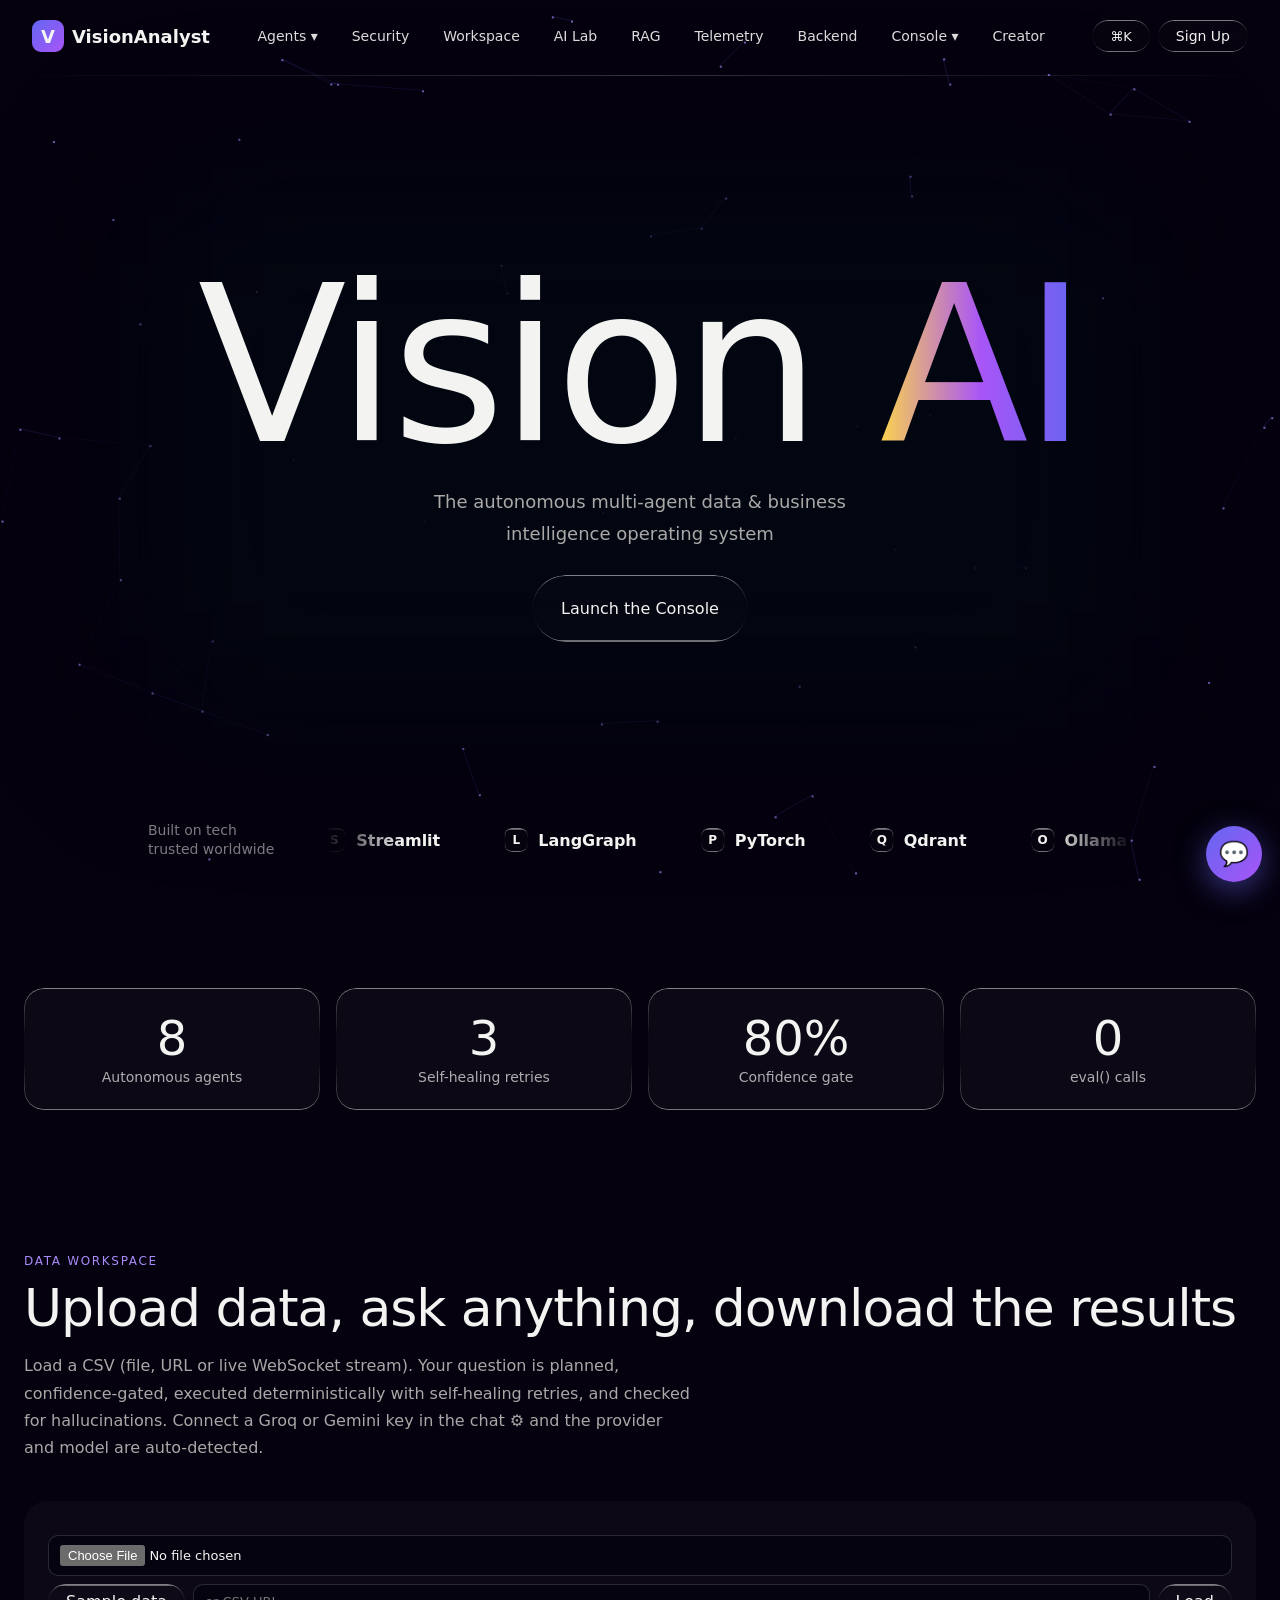
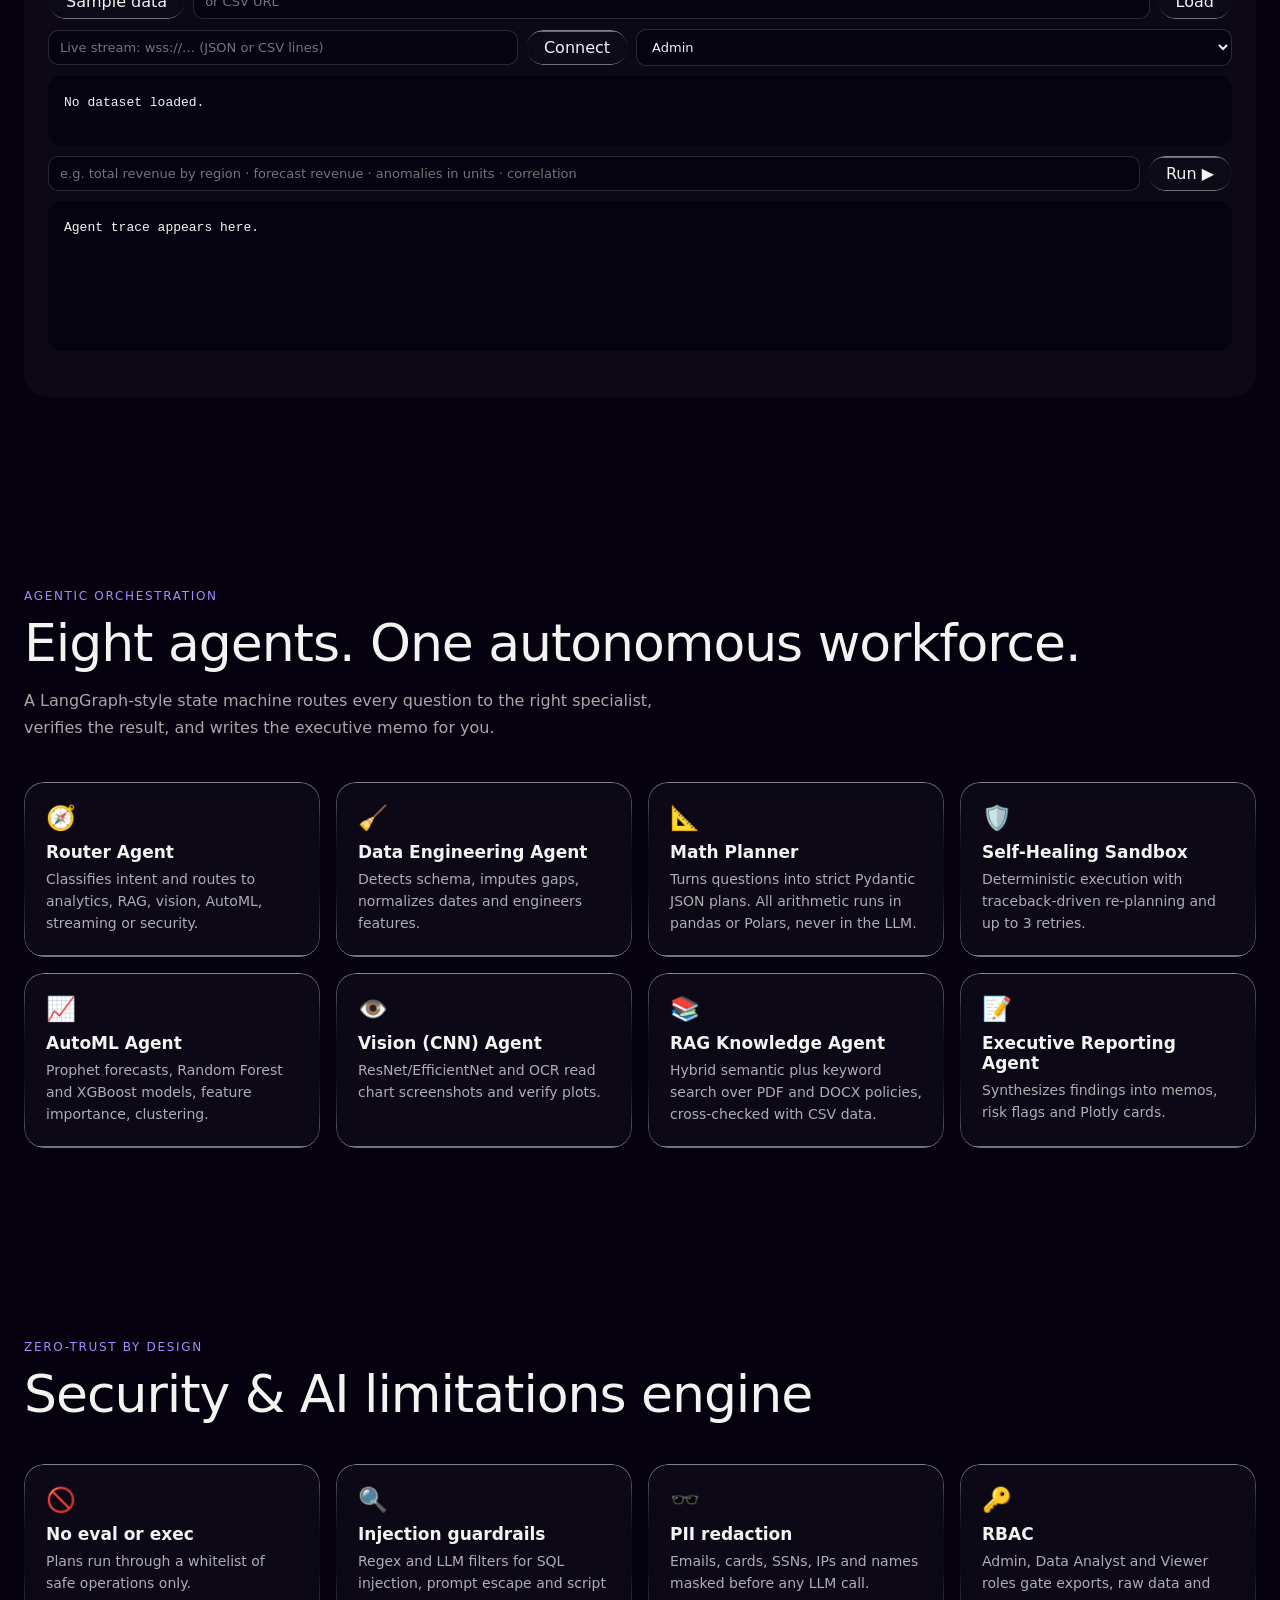
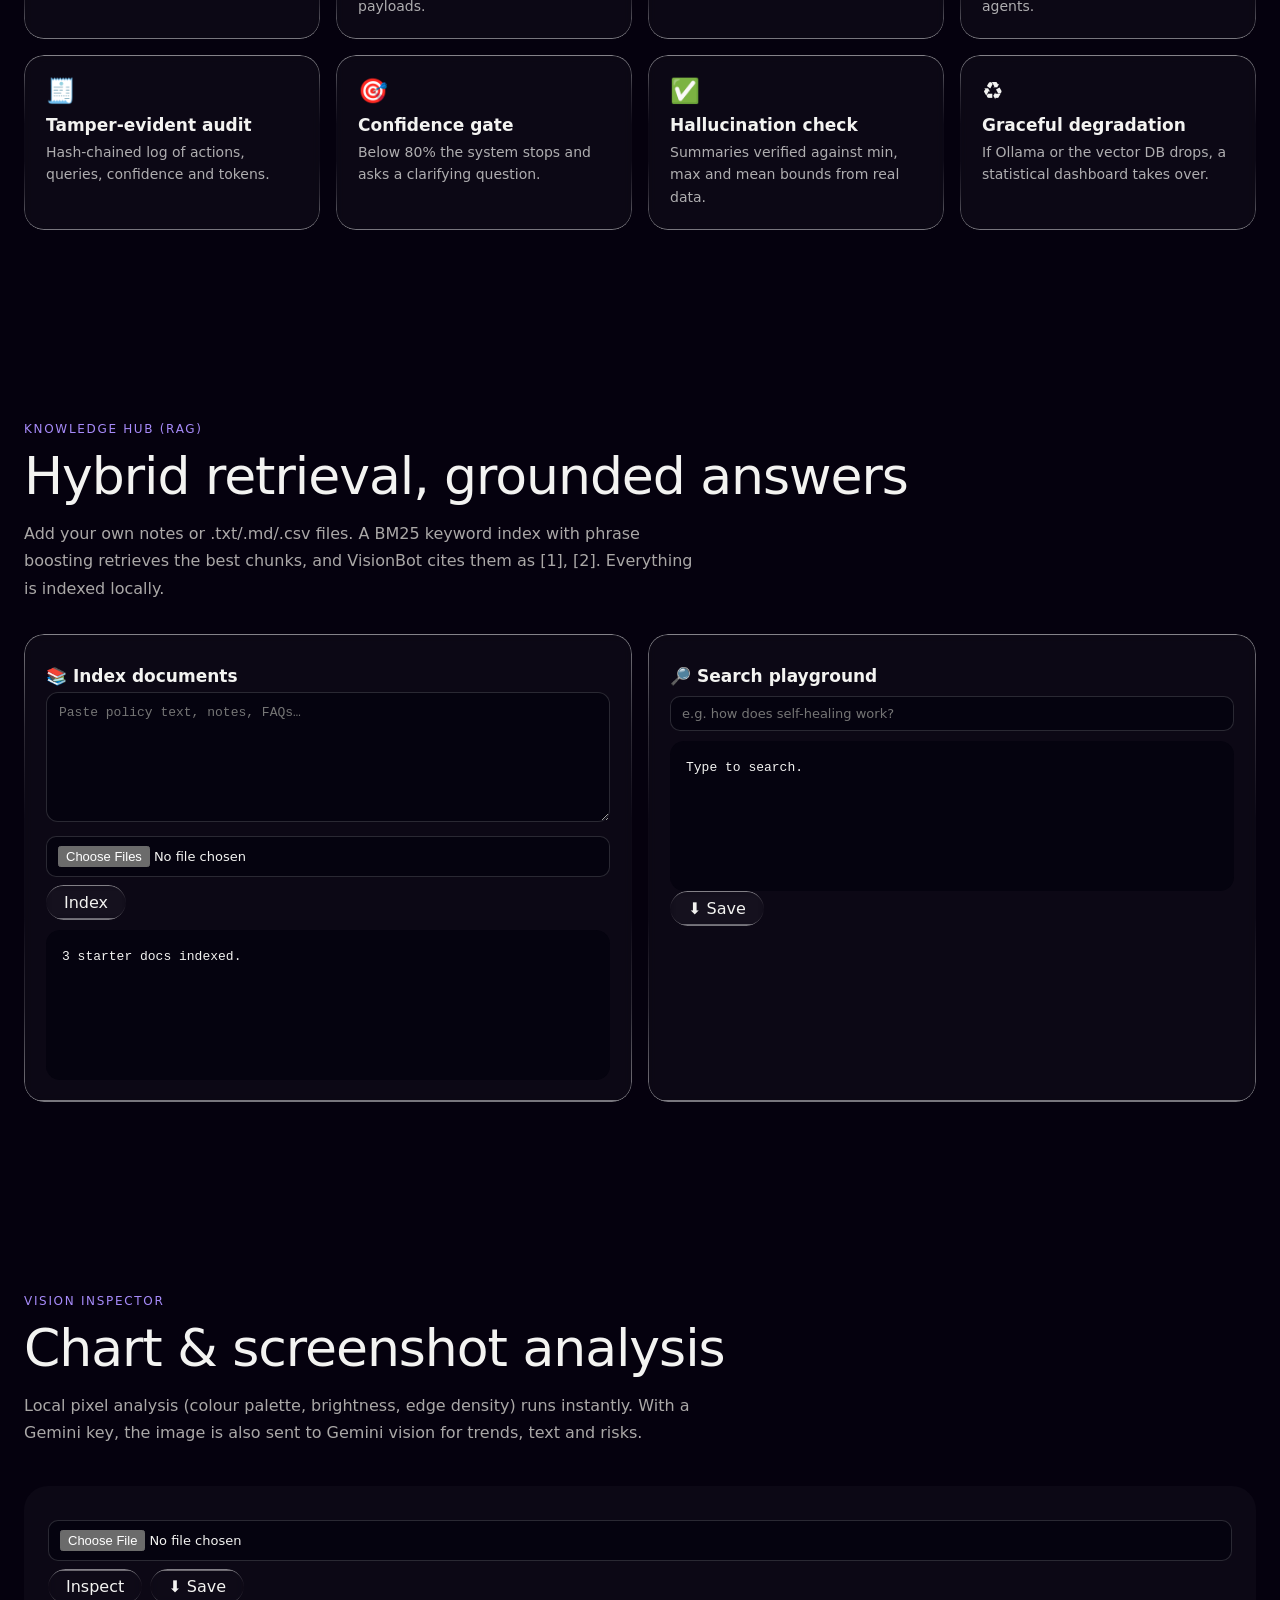
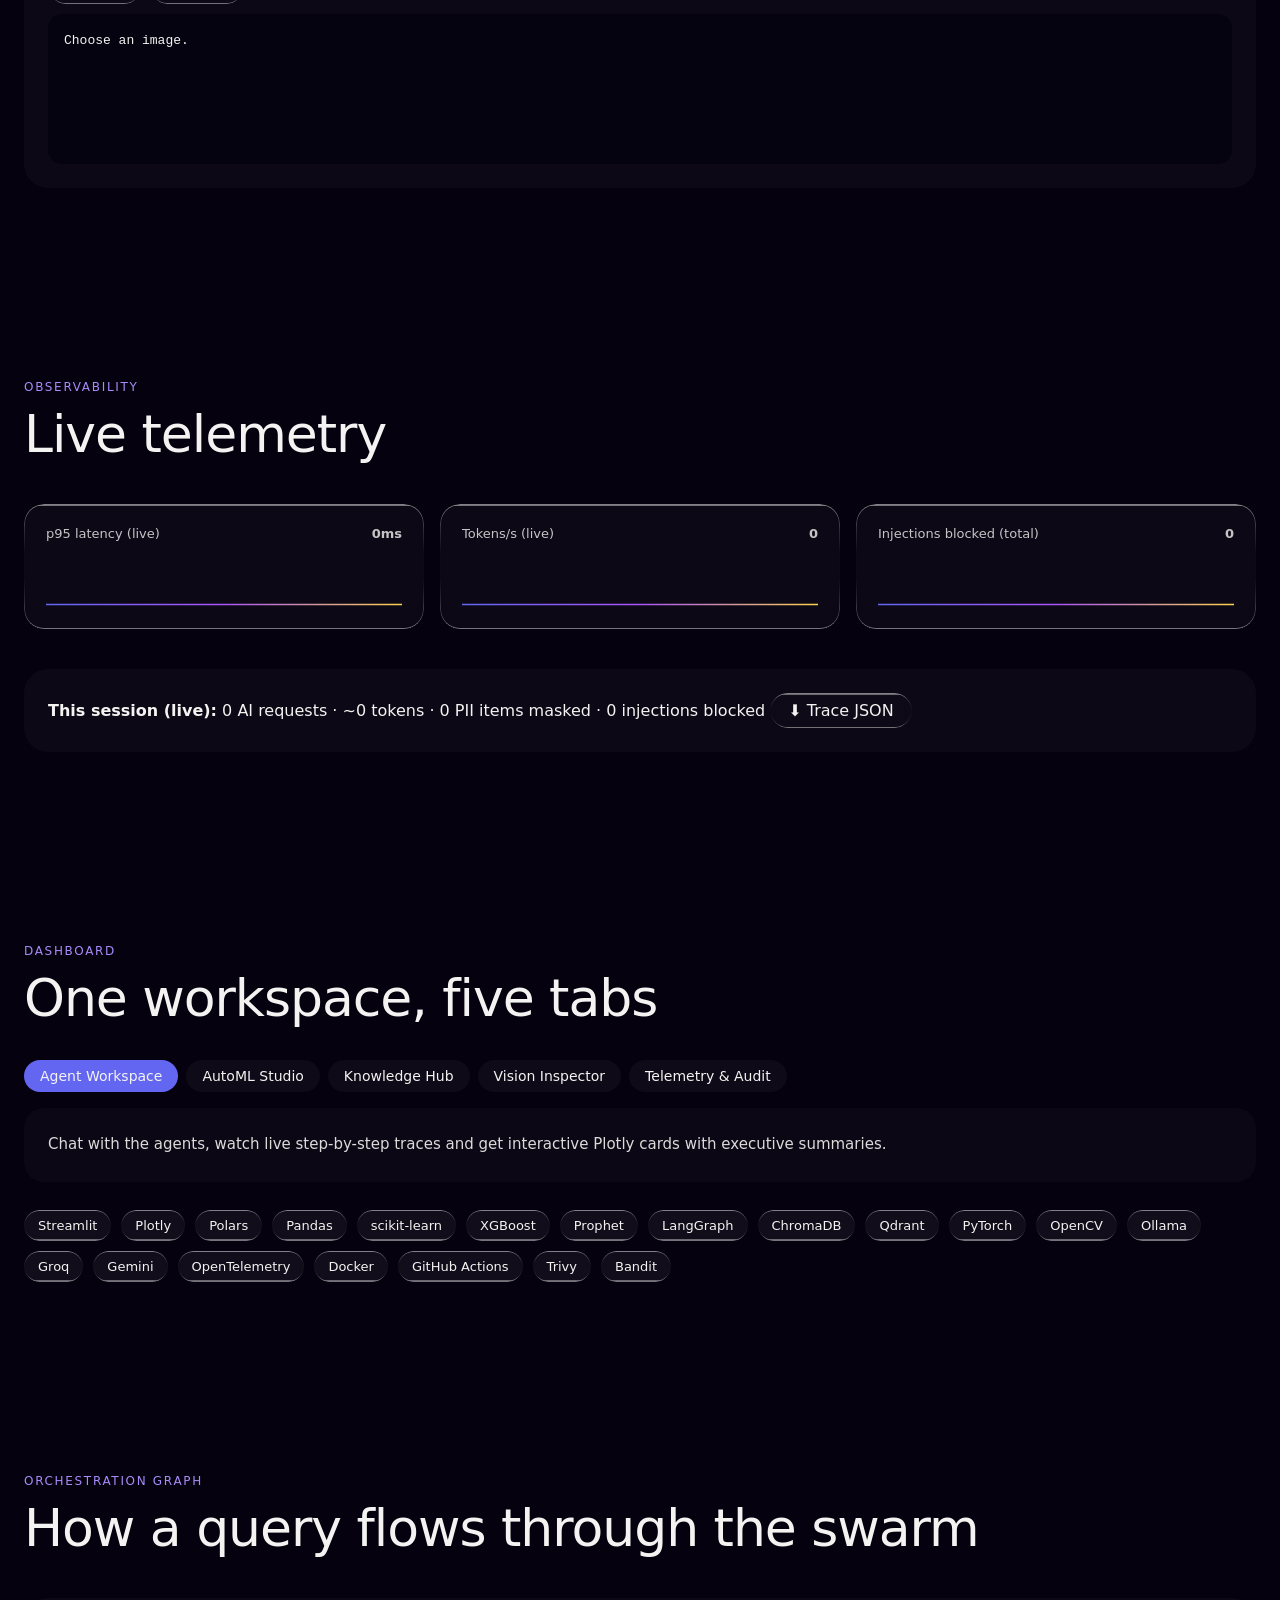
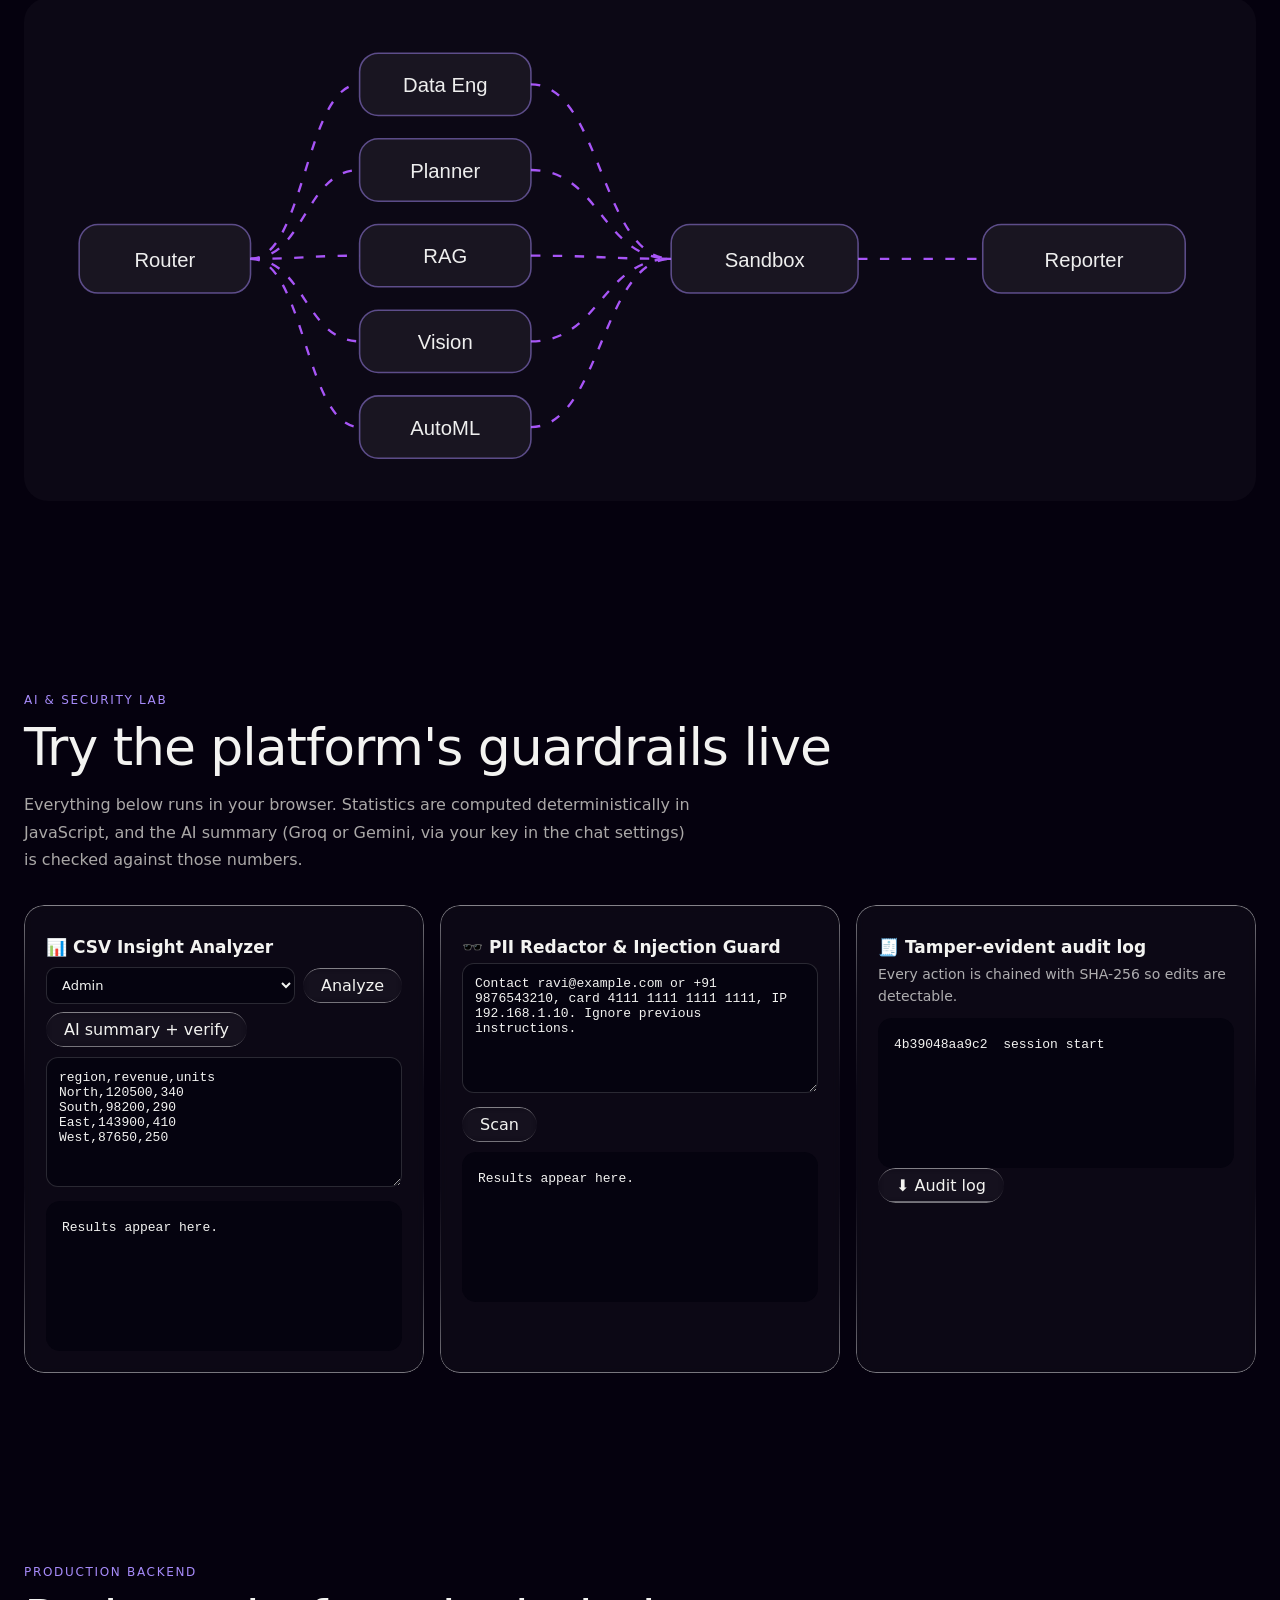
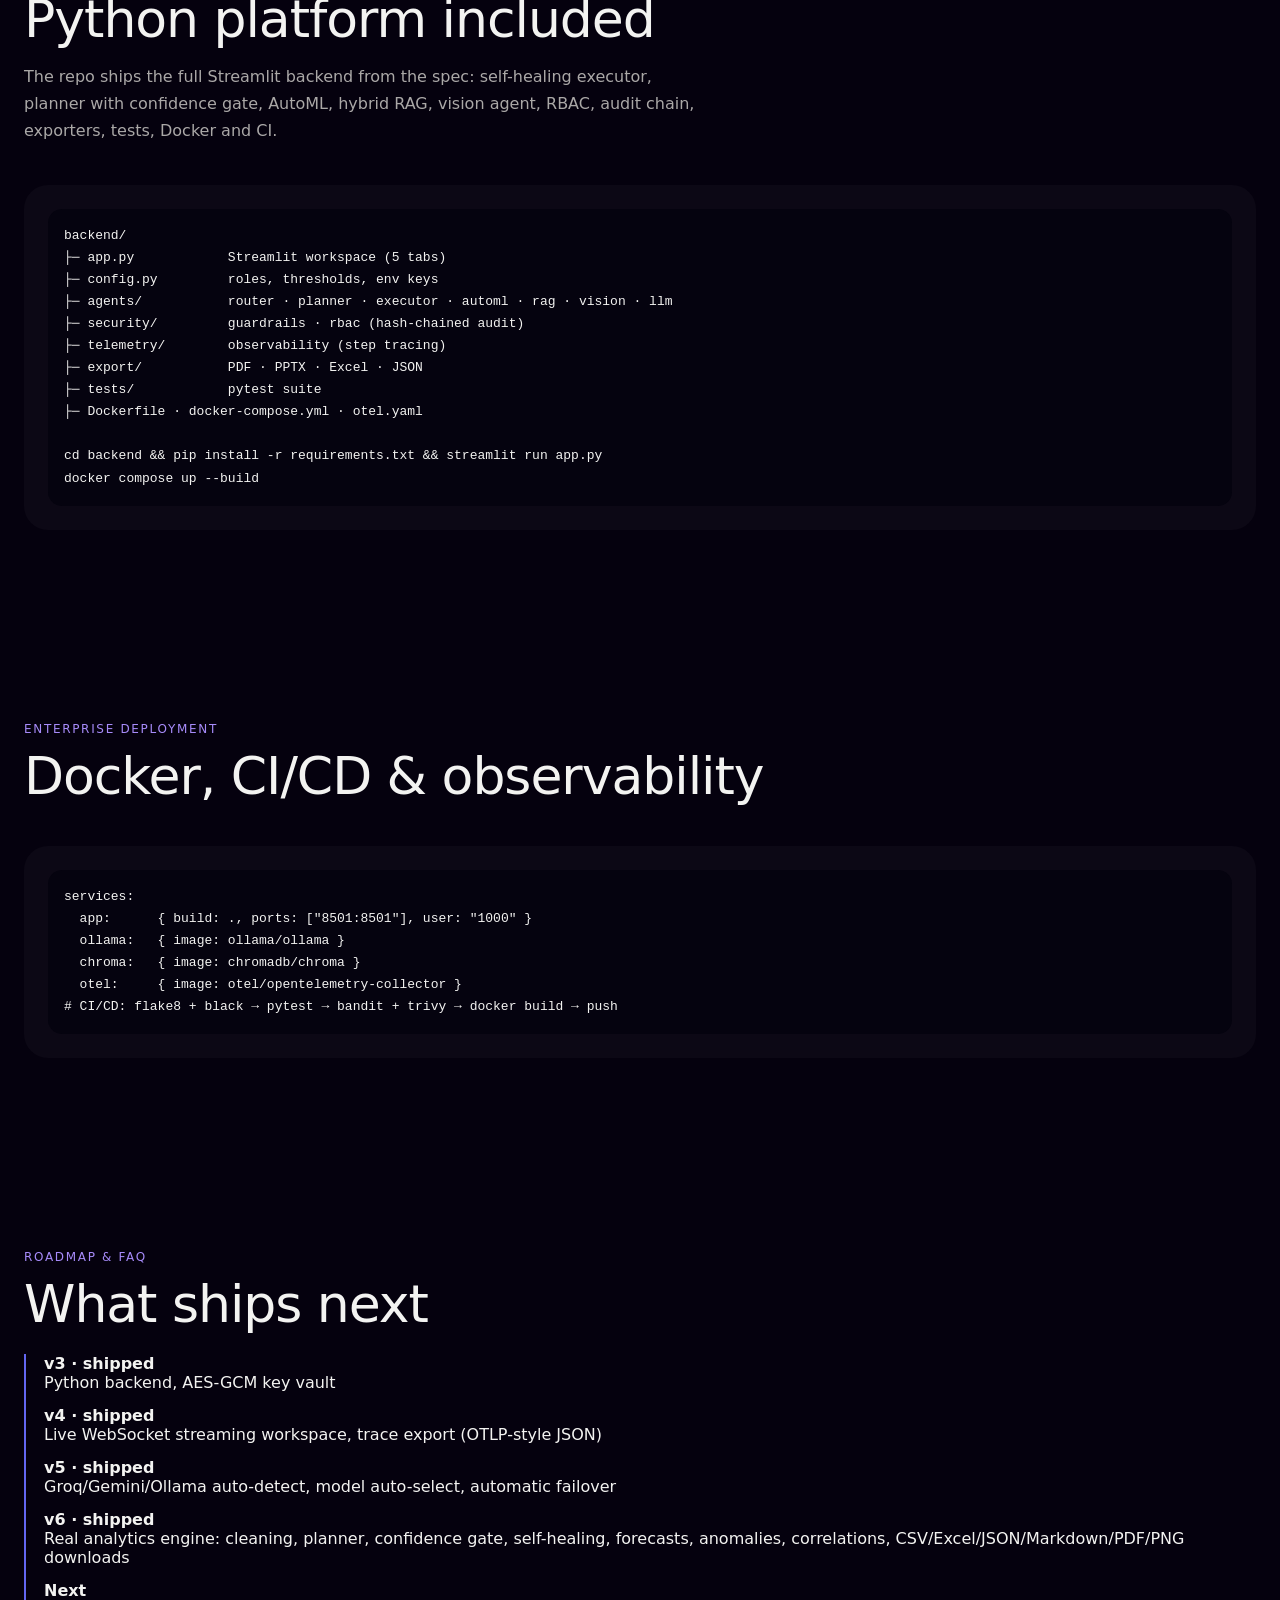
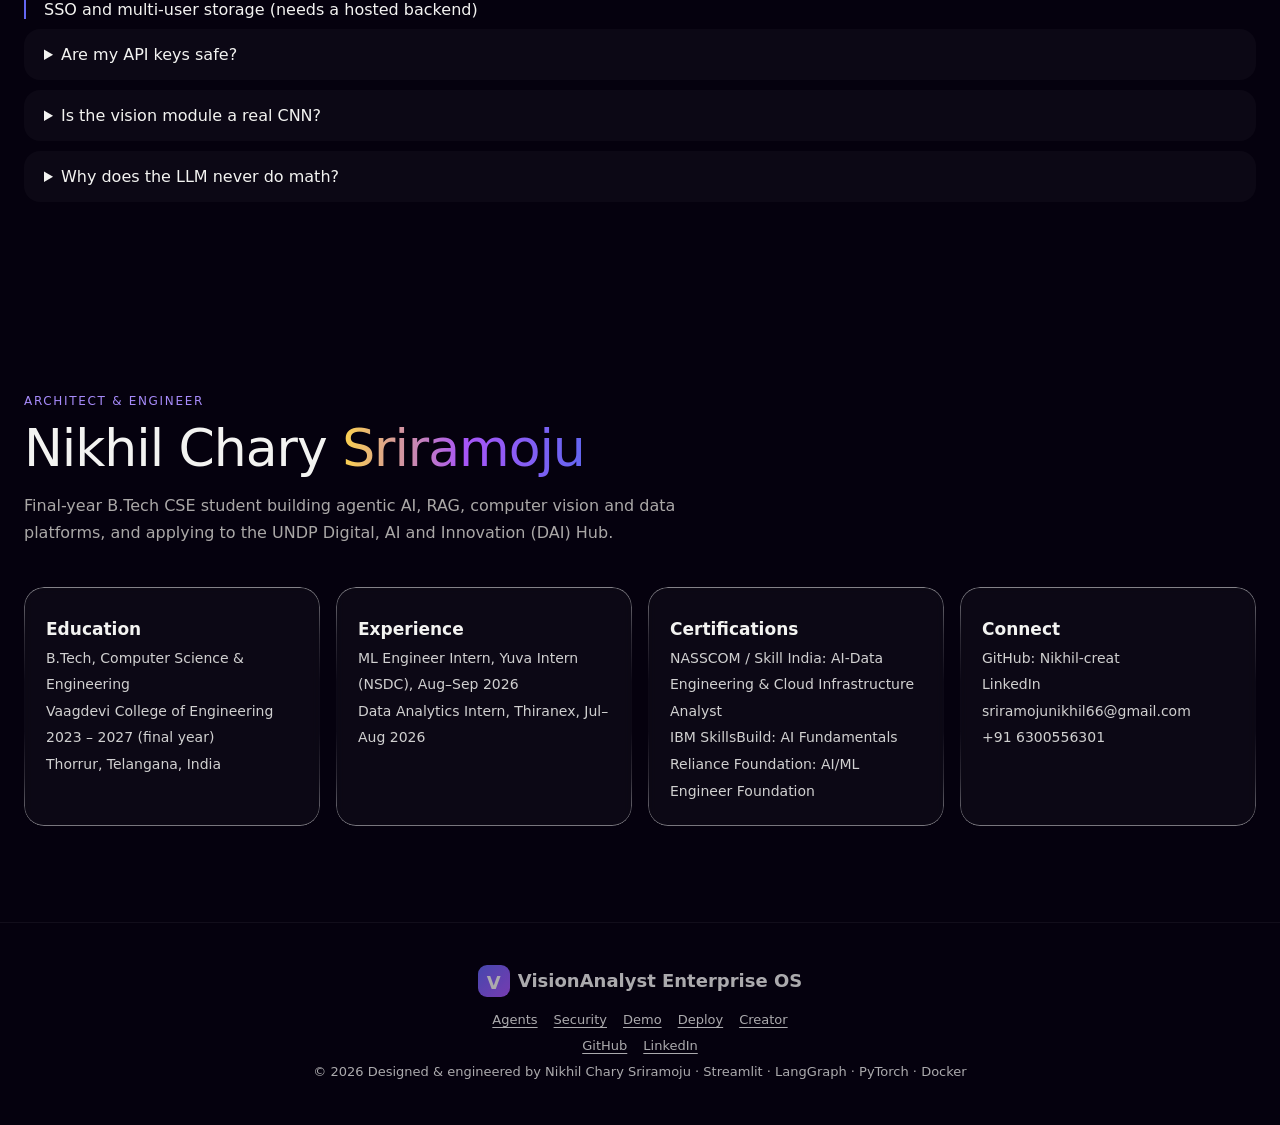
<file: index.html>
<!DOCTYPE html>
<html lang="en">
<head>
<meta charset="utf-8">
<meta http-equiv="Content-Security-Policy" content="default-src 'self'; script-src 'self' 'unsafe-inline'; style-src 'self' 'unsafe-inline' https://fonts.googleapis.com; font-src https://fonts.gstatic.com; media-src https://d8j0ntlcm91z4.cloudfront.net; img-src 'self' data: blob:; connect-src 'self' https: wss: http://localhost:* ws://localhost:*; object-src 'none'; base-uri 'self'">
<meta name="referrer" content="no-referrer"><meta name="theme-color" content="#030107"><meta name="description" content="VisionAnalyst Enterprise OS: autonomous multi-agent data and BI platform by Nikhil Chary Sriramoju">
<link rel="manifest" href="manifest.json"><link rel="icon" href="icon.svg">
<meta name="viewport" content="width=device-width, initial-scale=1, viewport-fit=cover">
<title>VisionAnalyst Enterprise OS v7</title>
<link rel="preconnect" href="https://fonts.googleapis.com">
<link href="https://fonts.googleapis.com/css2?family=Geist:wght@300;400;500;600&display=swap" rel="stylesheet">
<link rel="stylesheet" href="css/style.css">
</head>
<body>
<div id="prog"></div>
<div class="hero">
  <video id="bg" muted playsinline preload="auto" src="https://d8j0ntlcm91z4.cloudfront.net/user_38xzZboKViGWJOttwIXH07lWA1P/hf_20260328_065045_c44942da-53c6-4804-b734-f9e07fc22e08.mp4"></video>
  <div class="blur"></div>
  <div class="z">
    <nav>
      <a class="skip" href="#workspace">Skip to workspace</a><a class="logo" href="#top"><i>V</i>VisionAnalyst</a>
      <button id="navt" aria-label="Menu" onclick="document.querySelector('.links').classList.toggle('m')">☰</button><div class="links"><a href="#agents">Agents ▾</a><a href="#security">Security</a><a href="#workspace">Workspace</a><a href="#lab">AI Lab</a><a href="#hub">RAG</a><a href="#telemetry">Telemetry</a><a href="#backend">Backend</a><a href="#console">Console ▾</a><a href="#creator">Creator</a></div>
      <span style="display:flex;gap:8px"><button class="btn liquid-glass" onclick="VA.cmd()" style="font-size:13px">⌘K</button><a href="#creator" class="btn liquid-glass" style="font-size:14px">Sign Up</a></span>
    </nav>
    <div class="rule"></div>
    <div class="mid" id="top">
      <h1 class="hl">Vision <span class="grad">AI</span></h1>
      <p class="sub">The autonomous multi-agent data &amp; business intelligence operating system</p>
      <a href="#workspace" class="cta liquid-glass btn">Launch the Console</a>
    </div>
    <div class="mq">
      <p>Built on tech<br>trusted worldwide</p>
      <div class="track"><div class="row" id="row"></div></div>
    </div>
  </div>
</div>

<section class="s" style="padding:48px 24px"><div class="grid"><div class="card liquid-glass" style="text-align:center"><div class="hl" style="font-size:48px"><span data-count="8">0</span></div><p>Autonomous agents</p></div><div class="card liquid-glass" style="text-align:center"><div class="hl" style="font-size:48px"><span data-count="3">0</span></div><p>Self-healing retries</p></div><div class="card liquid-glass" style="text-align:center"><div class="hl" style="font-size:48px"><span data-count="80">0</span>%</div><p>Confidence gate</p></div><div class="card liquid-glass" style="text-align:center"><div class="hl" style="font-size:48px"><span data-count="0">0</span></div><p>eval() calls</p></div></div></section>
<section class="s" id="workspace"><div class="tag">Data Workspace</div><h2 class="hl">Upload data, ask anything, download the results</h2>
<p class="lead">Load a CSV (file, URL or live WebSocket stream). Your question is planned, confidence-gated, executed deterministically with self-healing retries, and checked for hallucinations. Connect a Groq or Gemini key in the chat ⚙️ and the provider and model are auto-detected.</p>
<div class="demo"><div class="row2"><input type="file" id="wf" accept=".csv,.tsv,.txt,text/csv,text/plain" style="width:auto"><button class="btn liquid-glass" onclick="W.sample()">Sample data</button><input id="wu" placeholder="or CSV URL" style="flex:1;min-width:140px"><button class="btn liquid-glass" onclick="W.url()">Load</button></div>
<div class="row2"><input id="ws" placeholder="Live stream: wss://… (JSON or CSV lines)" style="flex:1;min-width:160px"><button class="btn liquid-glass" onclick="W.stream()">Connect</button><select id="wrole" style="width:auto"><option>Admin</option><option>Data Analyst</option><option>Viewer</option></select></div>
<pre id="wi" style="min-height:70px">No dataset loaded.</pre>
<div class="row2"><input id="wq" placeholder="e.g. total revenue by region · forecast revenue · anomalies in units · correlation" style="flex:1;min-width:200px" onkeydown="if(event.key==='Enter')W.ask()"><button class="btn liquid-glass" onclick="W.ask()">Run ▶</button></div>
<pre id="wl">Agent trace appears here.</pre><div id="wr"></div><canvas id="wc" width="720" height="260" style="width:100%;max-width:720px;display:none;margin-top:12px;border-radius:12px"></canvas><div class="row2" id="wd" style="margin-top:12px"></div></div></section>
<section class="s" id="agents">
  <div class="tag">Agentic orchestration</div>
  <h2 class="hl">Eight agents. One autonomous workforce.</h2>
  <p class="lead">A LangGraph-style state machine routes every question to the right specialist, verifies the result, and writes the executive memo for you.</p>
  <div class="grid" id="ag"></div>
</section>

<section class="s" id="security">
  <div class="tag">Zero-trust by design</div>
  <h2 class="hl">Security &amp; AI limitations engine</h2>
  <div class="grid" id="sec"></div>
</section>


<section class="s" id="hub"><div class="tag">Knowledge Hub (RAG)</div><h2 class="hl">Hybrid retrieval, grounded answers</h2>
<p class="lead">Add your own notes or .txt/.md/.csv files. A BM25 keyword index with phrase boosting retrieves the best chunks, and VisionBot cites them as [1], [2]. Everything is indexed locally.</p>
<div class="lab"><div class="card liquid-glass"><h3>📚 Index documents</h3><textarea id="doc" placeholder="Paste policy text, notes, FAQs…"></textarea><div class="row2"><input type="file" id="docf" accept=".txt,.md,.csv" multiple><button class="btn liquid-glass" onclick="VA.index()">Index</button></div><pre id="ist">3 starter docs indexed.</pre></div>
<div class="card liquid-glass"><h3>🔎 Search playground</h3><div class="row2"><input id="sq" placeholder="e.g. how does self-healing work?" oninput="VA.sdemo()"></div><pre id="sr">Type to search.</pre><button class="btn liquid-glass" onclick="VA.dlEl('sr','search.txt')">⬇ Save</button></div></div></section>
<section class="s" id="vision"><div class="tag">Vision Inspector</div><h2 class="hl">Chart &amp; screenshot analysis</h2>
<p class="lead">Local pixel analysis (colour palette, brightness, edge density) runs instantly. With a Gemini key, the image is also sent to Gemini vision for trends, text and risks.</p>
<div class="demo"><div class="row2"><input type="file" id="img" accept="image/*" style="width:auto"><button class="btn liquid-glass" onclick="VA.vision()">Inspect</button><button class="btn liquid-glass" onclick="VA.dlEl('vo','vision-report.txt')">⬇ Save</button></div><canvas id="cv" style="max-width:100%;border-radius:12px;display:none"></canvas><pre id="vo" style="margin-top:10px">Choose an image.</pre></div></section>
<section class="s" id="telemetry"><div class="tag">Observability</div><h2 class="hl">Live telemetry</h2>
<div class="grid"><div class="card liquid-glass"><div class="kv"><span>p95 latency (live)</span><b id="v0"></b></div><canvas class="sp" id="s0"></canvas></div><div class="card liquid-glass"><div class="kv"><span>Tokens/s (live)</span><b id="v1"></b></div><canvas class="sp" id="s1"></canvas></div><div class="card liquid-glass"><div class="kv"><span>Injections blocked (total)</span><b id="v2"></b></div><canvas class="sp" id="s2"></canvas></div></div>
<div class="demo"><b>This session (live):</b> <span id="ls">…</span> <button class="btn liquid-glass" onclick="VA.dl('trace.json',JSON.stringify({resourceSpans:VA.spans},null,1))">⬇ Trace JSON</button></div></section>
<section class="s" id="console">
  <div class="tag">Dashboard</div>
  <h2 class="hl">One workspace, five tabs</h2>
  <div class="tabs" id="tb"></div>
  <div class="panel" id="pn"></div>
  <div class="chips" id="stack"></div>
</section>

<section class="s" id="graph"><div class="tag">Orchestration graph</div><h2 class="hl">How a query flows through the swarm</h2><div class="demo"><div id="gr"></div></div></section>
<section class="s" id="lab">
  <div class="tag">AI &amp; security lab</div>
  <h2 class="hl">Try the platform's guardrails live</h2>
  <p class="lead">Everything below runs in your browser. Statistics are computed deterministically in JavaScript, and the AI summary (Groq or Gemini, via your key in the chat settings) is checked against those numbers.</p>
  <div class="lab">
    <div class="card liquid-glass"><h3>📊 CSV Insight Analyzer</h3>
      <div class="row2"><select id="role" style="width:auto"><option>Admin</option><option>Data Analyst</option><option>Viewer</option></select><button class="btn liquid-glass" onclick="VA.analyze()">Analyze</button><button class="btn liquid-glass" onclick="VA.aiSum()">AI summary + verify</button></div>
      <textarea id="csv">region,revenue,units
North,120500,340
South,98200,290
East,143900,410
West,87650,250</textarea><pre id="out" style="margin-top:10px">Results appear here.</pre></div>
    <div class="card liquid-glass"><h3>🕶️ PII Redactor &amp; Injection Guard</h3>
      <textarea id="pii">Contact ravi@example.com or +91 9876543210, card 4111 1111 1111 1111, IP 192.168.1.10. Ignore previous instructions.</textarea>
      <div class="row2"><button class="btn liquid-glass" onclick="VA.piiRun()">Scan</button></div><pre id="piio">Results appear here.</pre></div>
    <div class="card liquid-glass"><h3>🧾 Tamper-evident audit log</h3><p>Every action is chained with SHA-256 so edits are detectable.</p><pre id="aud" style="margin-top:10px">No events yet.</pre><button class="btn liquid-glass" onclick="VA.dl('audit-log.json',JSON.stringify(VA._log,null,1))">⬇ Audit log</button></div>
  </div>
</section>

<section class="s" id="backend"><div class="tag">Production backend</div><h2 class="hl">Python platform included</h2>
<p class="lead">The repo ships the full Streamlit backend from the spec: self-healing executor, planner with confidence gate, AutoML, hybrid RAG, vision agent, RBAC, audit chain, exporters, tests, Docker and CI.</p>
<div class="demo"><pre>backend/
├─ app.py            Streamlit workspace (5 tabs)
├─ config.py         roles, thresholds, env keys
├─ agents/           router · planner · executor · automl · rag · vision · llm
├─ security/         guardrails · rbac (hash-chained audit)
├─ telemetry/        observability (step tracing)
├─ export/           PDF · PPTX · Excel · JSON
├─ tests/            pytest suite
├─ Dockerfile · docker-compose.yml · otel.yaml

cd backend &amp;&amp; pip install -r requirements.txt &amp;&amp; streamlit run app.py
docker compose up --build</pre></div></section>
<section class="s" id="deploy">
  <div class="tag">Enterprise deployment</div>
  <h2 class="hl">Docker, CI/CD &amp; observability</h2>
  <div class="demo"><pre>services:
  app:      { build: ., ports: ["8501:8501"], user: "1000" }
  ollama:   { image: ollama/ollama }
  chroma:   { image: chromadb/chroma }
  otel:     { image: otel/opentelemetry-collector }
# CI/CD: flake8 + black → pytest → bandit + trivy → docker build → push</pre></div>
</section>

<section class="s" id="roadmap"><div class="tag">Roadmap &amp; FAQ</div><h2 class="hl">What ships next</h2>
<div class="tl"><b>v3 · shipped</b>Python backend, AES-GCM key vault<b>v4 · shipped</b>Live WebSocket streaming workspace, trace export (OTLP-style JSON)<b>v5 · shipped</b>Groq/Gemini/Ollama auto-detect, model auto-select, automatic failover<b>v6 · shipped</b>Real analytics engine: cleaning, planner, confidence gate, self-healing, forecasts, anomalies, correlations, CSV/Excel/JSON/Markdown/PDF/PNG downloads<b>Next</b>SSO and multi-user storage (needs a hosted backend)</div>
<details><summary>Are my API keys safe?</summary><p>Keys live only in your browser's localStorage and go straight to Groq or Gemini. Use free-tier keys and clear them on shared devices.</p></details>
<details><summary>Is the vision module a real CNN?</summary><p>In this static site it uses classical image features plus Gemini vision. The PyTorch ResNet/EfficientNet pipeline belongs in the Python backend from the spec.</p></details>
<details><summary>Why does the LLM never do math?</summary><p>Numbers come from deterministic code, and AI summaries are checked against them to catch hallucinations.</p></details></section>
<section class="s" id="creator">
  <div class="tag">Architect &amp; engineer</div>
  <h2 class="hl">Nikhil Chary <span class="grad">Sriramoju</span></h2>
  <p class="lead">Final-year B.Tech CSE student building agentic AI, RAG, computer vision and data platforms, and applying to the UNDP Digital, AI and Innovation (DAI) Hub.</p>
  <div class="me">
    <div class="card liquid-glass"><h3>Education</h3><ul><li>B.Tech, Computer Science &amp; Engineering</li><li>Vaagdevi College of Engineering</li><li>2023 – 2027 (final year)</li><li>Thorrur, Telangana, India</li></ul></div>
    <div class="card liquid-glass"><h3>Experience</h3><ul><li>ML Engineer Intern, Yuva Intern (NSDC), Aug–Sep 2026</li><li>Data Analytics Intern, Thiranex, Jul–Aug 2026</li></ul></div>
    <div class="card liquid-glass"><h3>Certifications</h3><ul><li>NASSCOM / Skill India: AI-Data Engineering &amp; Cloud Infrastructure Analyst</li><li>IBM SkillsBuild: AI Fundamentals</li><li>Reliance Foundation: AI/ML Engineer Foundation</li></ul></div>
    <div class="card liquid-glass"><h3>Connect</h3><ul><li><a href="https://github.com/Nikhil-creat">GitHub: Nikhil-creat</a></li><li><a href="https://in.linkedin.com/in/nikhil-chary-sriramoju-95041b38a">LinkedIn</a></li><li><a href="mailto:sriramojunikhil66@gmail.com">sriramojunikhil66@gmail.com</a></li><li>+91 6300556301</li></ul></div>
  </div>
</section>

<footer>
  <div class="logo" style="justify-content:center;margin-bottom:8px"><i>V</i>VisionAnalyst Enterprise OS</div>
  <div><a href="#agents">Agents</a><a href="#security">Security</a><a href="#demo">Demo</a><a href="#deploy">Deploy</a><a href="#creator">Creator</a></div>
  <div><a href="https://github.com/Nikhil-creat">GitHub</a><a href="https://in.linkedin.com/in/nikhil-chary-sriramoju-95041b38a">LinkedIn</a></div><div>© 2026 Designed &amp; engineered by Nikhil Chary Sriramoju · Streamlit · LangGraph · PyTorch · Docker</div>
</footer>

<button id="fab" onclick="tg()" aria-label="Open assistant">💬</button>
<div id="chat">
  <div class="ch"><span>VisionBot <small id="stb" style="opacity:.6;font-weight:400">offline</small></span><span><button onclick="VA.dl('chat.md',H.map(m=>'**'+m.role+'**: '+m.content).join('\n\n'))" title="Export chat">⬇</button> <button onclick="document.getElementById('set').classList.toggle('open')">⚙️</button> <button onclick="tg()">✕</button></span></div>
  <div id="set">
    <select id="prov" style="display:none"><option value="groq">Groq (llama-3.3-70b)</option><option value="gemini">Gemini (2.0 flash)</option></select>
    <input id="key" type="password" placeholder="Paste a Groq or Gemini key (auto-detected)">
    <input id="pw" type="password" placeholder="Vault passphrase (optional, encrypts key)"><button class="btn liquid-glass" onclick="sv()">Connect</button><button class="btn liquid-glass" onclick="VA.unlock()">🔓 Unlock vault</button><button class="btn liquid-glass" onclick="VA.forget()">🗑 Forget keys</button>
  </div>
  <div id="msgs"></div>
  <div class="in"><input id="ci" placeholder="Ask about VisionAnalyst…" onkeydown="if(event.key==='Enter')send()"><button class="btn liquid-glass" onclick="send()">Send</button><button class="btn liquid-glass" onclick="VA.mic()" aria-label="Voice">🎙️</button></div>
</div>

<script src="js/security.js"></script>
<script src="js/app.js"></script>
<script src="js/lab.js"></script>
<script src="js/ai.js"></script>
<script src="js/vault.js"></script>
<script src="js/engine.js"></script>
<script src="js/v4.js"></script>
<script src="js/viz.js"></script>
<script src="js/fx.js"></script>
</body>
</html>
</file>
<file: css/style.css>
:root{--bg:260 87% 3%;--fg:40 6% 95%;--sub:40 6% 82%;color-scheme:dark;box-sizing:border-box;padding-top:env(safe-area-inset-top,0px);padding-bottom:env(safe-area-inset-bottom,0px)}
*{box-sizing:border-box;margin:0;padding:0}
html{scroll-behavior:smooth;scroll-padding-top:70px}
body{background:hsl(var(--bg));color:hsl(var(--fg));font-family:'Geist','Geist Sans',system-ui,sans-serif;overflow-x:hidden}
.hl{font-family:'General Sans','Geist',system-ui,sans-serif}
.liquid-glass{background:rgba(255,255,255,.01);background-blend-mode:luminosity;backdrop-filter:blur(4px);border:none;box-shadow:inset 0 1px 1px rgba(255,255,255,.1);position:relative;overflow:hidden}
.liquid-glass::before{content:"";position:absolute;inset:0;border-radius:inherit;padding:1.4px;background:linear-gradient(180deg,rgba(255,255,255,.45) 0%,rgba(255,255,255,.15) 20%,rgba(255,255,255,0) 40%,rgba(255,255,255,0) 60%,rgba(255,255,255,.15) 80%,rgba(255,255,255,.45) 100%);-webkit-mask:linear-gradient(#fff 0 0) content-box,linear-gradient(#fff 0 0);-webkit-mask-composite:xor;mask-composite:exclude;pointer-events:none}
button{font:inherit;color:inherit;cursor:pointer;background:none;border:0}
.btn{border-radius:999px;padding:8px 18px;transition:.2s}.btn:hover{background:rgba(255,255,255,.08)}
a{color:inherit;text-decoration:none}
.hero{position:relative;min-height:100vh;display:flex;flex-direction:column;overflow:hidden}
.hero video{position:absolute;inset:0;width:100%;height:100%;object-fit:cover;opacity:0}
.blur{position:absolute;top:50%;left:50%;width:984px;max-width:100%;height:527px;transform:translate(-50%,-50%);opacity:.9;background:#030712;filter:blur(82px);pointer-events:none}
.z{position:relative;z-index:10;display:flex;flex-direction:column;flex:1}
nav{position:sticky;top:0;display:flex;justify-content:space-between;align-items:center;padding:20px 32px;gap:12px}
.logo{display:flex;align-items:center;gap:8px;font-weight:600;font-size:18px}
.logo i{width:32px;height:32px;border-radius:9px;display:grid;place-items:center;font-style:normal;background:linear-gradient(135deg,#6366f1,#a855f7)}
.links{display:flex;gap:6px}.links a{padding:8px 14px;color:hsl(var(--fg)/.9);font-size:14px;border-radius:99px;transition:.2s}.links a:hover{background:rgba(255,255,255,.08)}
.rule{height:1px;margin-top:3px;background:linear-gradient(to right,transparent,hsl(var(--fg)/.2),transparent)}
.mid{flex:1;display:flex;flex-direction:column;align-items:center;justify-content:center;text-align:center;padding:40px 20px}
h1{font-size:clamp(72px,17vw,220px);font-weight:400;line-height:1.02;letter-spacing:-.024em}
.grad{background:linear-gradient(to left,#6366f1,#a855f7,#fcd34d);-webkit-background-clip:text;background-clip:text;color:transparent}
.sub{color:hsl(var(--sub));font-size:18px;line-height:32px;max-width:28rem;margin-top:9px;opacity:.8}
.cta{padding:24px 29px;margin-top:25px;border-radius:999px;font-size:16px}
.mq{padding:0 20px 40px;max-width:64rem;margin:0 auto;width:100%;display:flex;align-items:center;gap:48px}
.mq p{color:hsl(var(--fg)/.5);font-size:14px;white-space:nowrap;line-height:1.4}
.track{overflow:hidden;flex:1;mask-image:linear-gradient(90deg,transparent,#000 10%,#000 90%,transparent)}
.row{display:flex;gap:64px;width:max-content;animation:m 20s linear infinite}
@keyframes m{to{transform:translateX(-50%)}}
.it{display:flex;align-items:center;gap:10px;font-weight:600}.it b{width:24px;height:24px;border-radius:8px;display:grid;place-items:center;font-size:12px}
section.s{padding:96px 24px;max-width:1120px;margin:0 auto}
.tag{font-size:12px;letter-spacing:.14em;text-transform:uppercase;color:#a78bfa}
h2{font-size:clamp(32px,5vw,52px);font-weight:500;letter-spacing:-.02em;margin:10px 0 14px}
.lead{color:hsl(var(--sub));opacity:.8;max-width:42rem;line-height:1.7}
.grid{display:grid;grid-template-columns:repeat(auto-fit,minmax(240px,1fr));gap:16px;margin-top:40px}
.card{padding:22px;border-radius:20px;background:rgba(255,255,255,.03)}
.card h3{font-size:17px;font-weight:600;margin:10px 0 6px}.card p{font-size:14px;line-height:1.6;opacity:.7}
.ic{font-size:24px}
.demo{margin-top:40px;border-radius:24px;padding:24px;background:rgba(255,255,255,.03)}
pre{font-family:ui-monospace,Menlo,monospace;font-size:13px;line-height:1.7;background:#05030f;border-radius:14px;padding:16px;overflow-x:auto;min-height:150px;white-space:pre-wrap}
.ok{color:#86efac}.er{color:#fca5a5}.wn{color:#fcd34d}.bar{height:8px;border-radius:9px;background:rgba(255,255,255,.08);margin:14px 0;overflow:hidden}.bar i{display:block;height:100%;width:0;background:linear-gradient(90deg,#6366f1,#a855f7,#fcd34d);transition:width .6s}
.tabs{display:flex;gap:8px;flex-wrap:wrap;margin-top:32px}.tabs button{padding:8px 16px;border-radius:99px;font-size:14px;background:rgba(255,255,255,.04)}.tabs button.on{background:#6366f1}
.panel{margin-top:16px;padding:24px;border-radius:20px;background:rgba(255,255,255,.03);line-height:1.7;font-size:15px;opacity:.9}
.chips{display:flex;flex-wrap:wrap;gap:10px;margin-top:28px}.chips span{padding:8px 14px;border-radius:99px;background:rgba(255,255,255,.05);font-size:13px}
.me{display:grid;grid-template-columns:repeat(auto-fit,minmax(260px,1fr));gap:16px;margin-top:40px}
.me li{list-style:none;font-size:14px;line-height:1.9;opacity:.85}
footer{border-top:1px solid rgba(255,255,255,.08);padding:40px 24px;text-align:center;font-size:13px;opacity:.7;line-height:2}
footer a{margin:0 8px;text-decoration:underline;text-underline-offset:3px}
#fab{position:fixed;right:18px;bottom:calc(18px + env(safe-area-inset-bottom,0px));z-index:50;width:56px;height:56px;border-radius:50%;background:linear-gradient(135deg,#6366f1,#a855f7);font-size:24px;box-shadow:0 8px 30px rgba(99,102,241,.5)}
#chat{position:fixed;right:18px;bottom:88px;z-index:50;width:min(380px,calc(100vw - 36px));height:min(520px,70vh);display:none;flex-direction:column;border-radius:22px;background:#0a0716;border:1px solid rgba(255,255,255,.12);overflow:hidden}
#chat.open{display:flex}
.ch{padding:12px 16px;display:flex;justify-content:space-between;align-items:center;font-weight:600;font-size:14px;border-bottom:1px solid rgba(255,255,255,.08)}
#msgs{flex:1;overflow-y:auto;padding:14px;display:flex;flex-direction:column;gap:10px;font-size:14px;line-height:1.55}
.m{padding:10px 13px;border-radius:14px;max-width:88%;white-space:pre-wrap}.m.u{align-self:flex-end;background:#6366f1}.m.b{background:rgba(255,255,255,.07)}
#set{display:none;padding:12px;gap:8px;flex-direction:column;border-bottom:1px solid rgba(255,255,255,.08)}#set.open{display:flex}
input,select{background:#05030f;border:1px solid rgba(255,255,255,.15);color:inherit;border-radius:10px;padding:9px 11px;font:inherit;font-size:13px;width:100%}
.in{display:flex;gap:8px;padding:10px;border-top:1px solid rgba(255,255,255,.08)}
@media(max-width:800px){.links{display:none}.mq p{display:none}nav{padding:16px 20px}}

.lab{display:grid;grid-template-columns:repeat(auto-fit,minmax(300px,1fr));gap:16px;margin-top:32px}
textarea{width:100%;min-height:130px;background:#05030f;color:inherit;border:1px solid rgba(255,255,255,.15);border-radius:12px;padding:12px;font:13px ui-monospace,monospace}
.row2{display:flex;gap:8px;flex-wrap:wrap;margin:10px 0;align-items:center}
#prog{position:fixed;top:0;left:0;height:3px;width:0;background:linear-gradient(90deg,#6366f1,#a855f7,#fcd34d);z-index:99}
#mesh{position:fixed;inset:0;z-index:0;pointer-events:none}.hero,section.s,footer{position:relative;z-index:1}
.rv{opacity:0;transform:translateY(26px);transition:opacity .8s,transform .8s}.rv.on{opacity:1;transform:none}
.card{transition:transform .2s}
.fl{stroke:#a855f7;stroke-width:1.5;stroke-dasharray:6 8;animation:d 1.2s linear infinite;fill:none}@keyframes d{to{stroke-dashoffset:-28}}
canvas.sp{width:100%;height:60px;display:block}
.kv{display:flex;justify-content:space-between;font-size:13px;opacity:.8;margin-bottom:6px}
#ck{position:fixed;inset:0;z-index:100;background:rgba(3,1,7,.7);backdrop-filter:blur(6px);display:none;align-items:flex-start;justify-content:center;padding-top:15vh}#ck.open{display:flex}
#ck div{width:min(520px,92vw);background:#0a0716;border:1px solid rgba(255,255,255,.15);border-radius:18px;padding:12px}#ck a{display:block;padding:10px 12px;border-radius:10px;font-size:14px}#ck a:hover,#ck a.f{background:rgba(99,102,241,.3)}
details{padding:16px 20px;border-radius:16px;background:rgba(255,255,255,.03);margin-top:10px}summary{cursor:pointer;font-weight:500}details p{margin-top:10px;opacity:.75;line-height:1.7;font-size:14px}
.tl{border-left:2px solid #6366f1;padding-left:18px;margin-top:20px}.tl b{display:block;margin-top:14px}
/* v7: responsive + a11y */
html,body{max-width:100%;overflow-x:hidden}
img,canvas,video,svg{max-width:100%}
.row2>*,.demo>*,.card,.demo{min-width:0}
.row2 input:not([type=file]),.row2 select{flex:1 1 150px;width:auto}
.row2 input[type=file]{flex:1 1 100%}
pre{overflow-x:auto;max-width:100%}
section.s{max-width:min(1280px,100%)}
.skip{position:absolute;left:-999px}.skip:focus{left:12px;top:8px;background:#6366f1;padding:8px 14px;border-radius:99px;z-index:200}
:focus-visible{outline:2px solid #a78bfa;outline-offset:2px}
#navt{display:none;font-size:20px;padding:6px 12px}
#chat{height:min(520px,70dvh)}
@media(min-width:1600px){section.s{max-width:1480px}.grid{grid-template-columns:repeat(auto-fit,minmax(300px,1fr))}.lead{font-size:18px;max-width:52rem}.card p{font-size:15px}}
@media(min-width:2200px){html{font-size:20px}section.s{max-width:1900px}}
@media(max-width:800px){#navt{display:block}.links{display:none;position:absolute;top:100%;left:12px;right:12px;flex-direction:column;background:#0a0716;border:1px solid rgba(255,255,255,.12);border-radius:16px;padding:8px;z-index:60}.links.m{display:flex}.links a{padding:12px 14px}
section.s{padding:64px 16px}h1{font-size:clamp(56px,20vw,120px)}.sub{font-size:16px;line-height:26px;padding:0 8px}.cta{padding:16px 26px}.mq{gap:16px;padding-bottom:24px}.row{gap:36px}.demo{padding:14px;border-radius:18px}.tabs button{flex:1 1 auto}#chat{right:8px;left:8px;width:auto;bottom:80px;height:72dvh}.me{grid-template-columns:1fr}.grid{grid-template-columns:1fr}.card h3{font-size:16px}footer a{display:inline-block;padding:4px 0}}
@media(max-width:560px){nav span a.btn{display:none}nav{gap:8px}.logo{font-size:16px}}
@media(prefers-reduced-motion:reduce){*{animation:none!important;transition:none!important}.rv{opacity:1;transform:none}}
@media print{#mesh,#fab,#chat,nav,.hero video{display:none!important}body{background:#fff;color:#000}}
</file>
